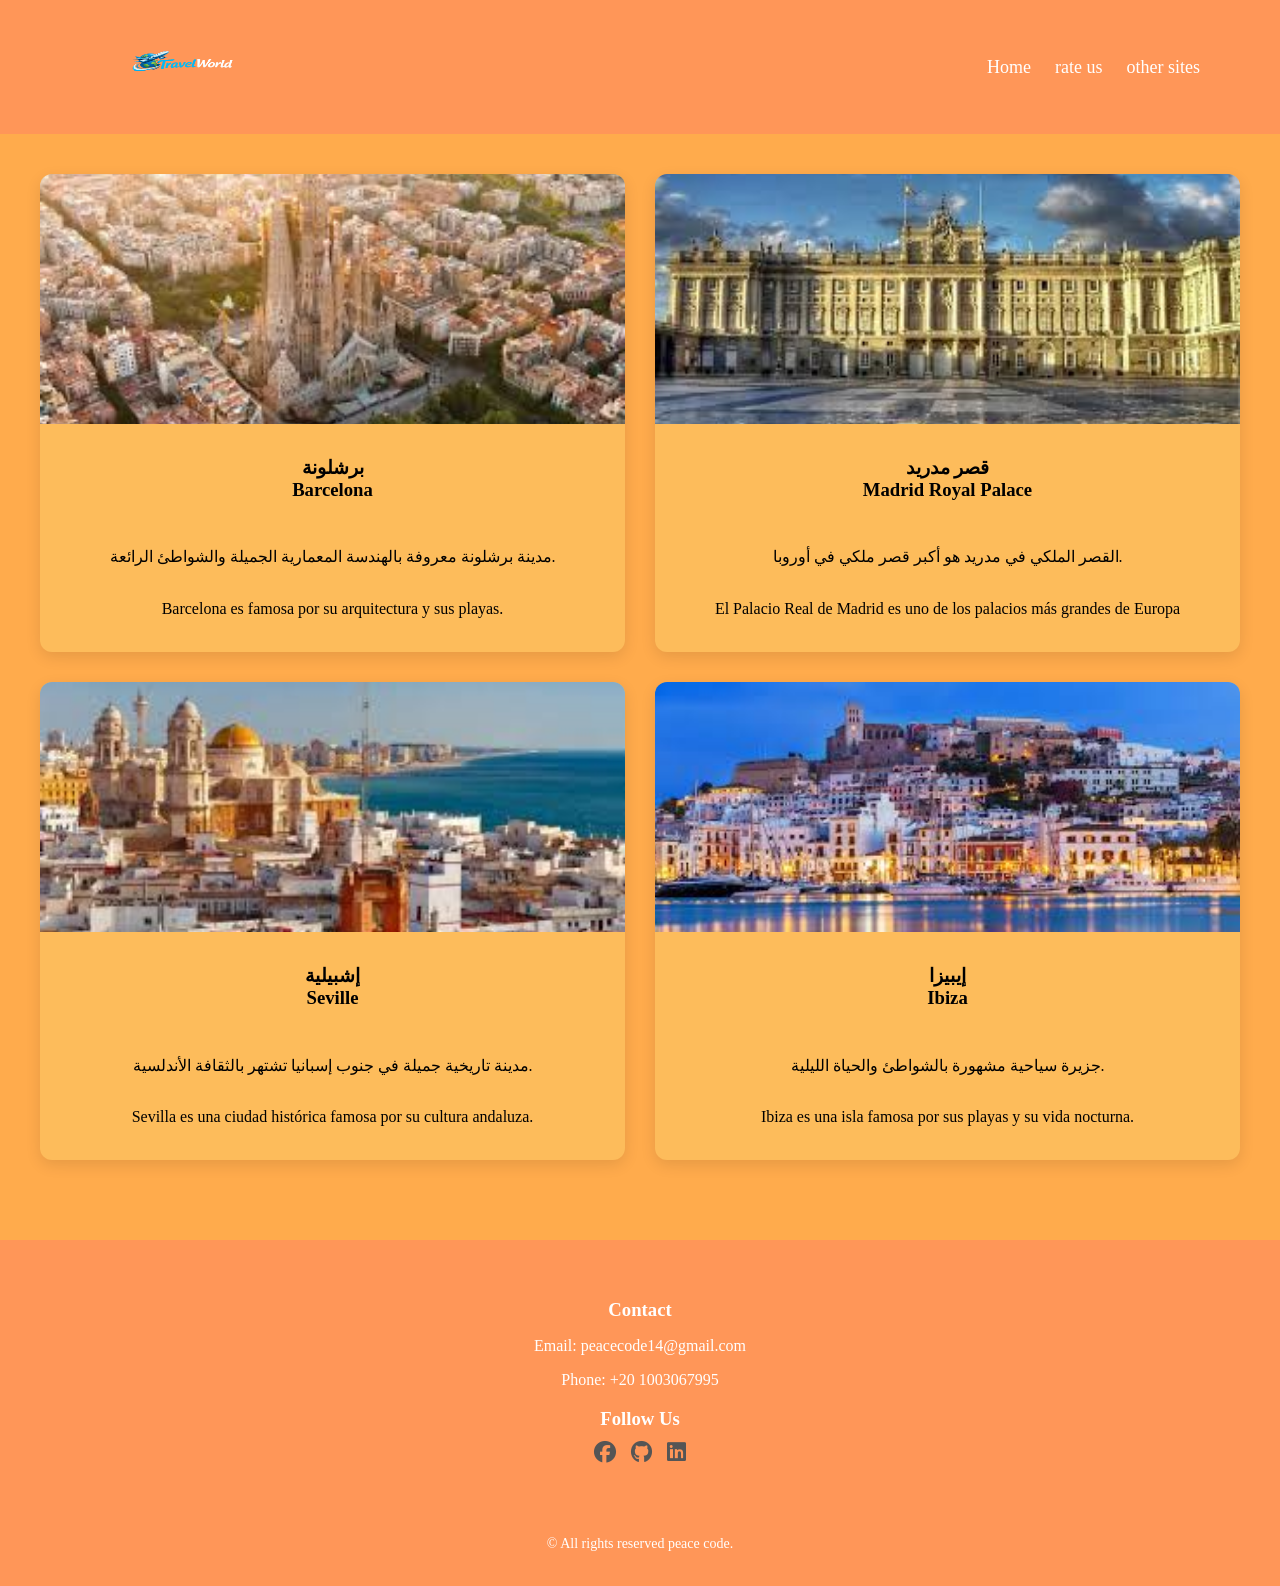
<file: index.html>
<!DOCTYPE html>
<html lang="ar">

<head>

<meta charset="UTF-8">
<meta name="viewport" content="width=device-width, initial-scale=1.0">

<title>Country Tourism</title>

<link rel="stylesheet" href="style1.css">
<link rel="stylesheet" href="https://cdnjs.cloudflare.com/ajax/libs/font-awesome/6.5.0/css/all.min.css">
</head>

<body>

  <nav class="navbar">
<div class="logo">
<img class="star" src="flight.png" alt="TravelWorld Logo">
</div>

<ul class="menu">
<div class="nav-links">

<a href="https://peacecode14-alt.github.io/travel-world/" class="back">Home</a>
<a href="rate-us.html" class="active">rate us</a>
<a href="other-sites.html" class="active">other sites</a>
</ul>
</div>

</nav>


<section class="places">

<div class="place">

<img src="barca.jpg">

<h3>
 برشلونة
<br>
Barcelona
</h3>

<p>

مدينة برشلونة معروفة بالهندسة المعمارية الجميلة والشواطئ الرائعة.

<br><br>

Barcelona es famosa por su arquitectura y sus playas.

</p>

</div>


<div class="place">

<img src="mdr.jpg">

<h3>
قصر مدريد
<br>
Madrid Royal Palace
</h3>

<p>
القصر الملكي في مدريد هو أكبر قصر ملكي في أوروبا.
<br><br>
El Palacio Real de Madrid es uno de los palacios más grandes de Europa
</p>

</div>


<div class="place">

<img src="sev.jpg">

<h3>
إشبيلية
<br>
Seville
</h3>

<p>
مدينة تاريخية جميلة في جنوب إسبانيا تشتهر بالثقافة الأندلسية.
<br><br>
Sevilla es una ciudad histórica famosa por su cultura andaluza.
</p>

</div>


<div class="place">

<img src="ibz.jpg">

<h3>
إيبيزا
<br>
Ibiza
</h3>

<p>
جزيرة سياحية مشهورة بالشواطئ والحياة الليلية.
<br><br>
Ibiza es una isla famosa por sus playas y su vida nocturna.
</p>

</div>

</section>
 <footer class="site-footer">







<div class="footer-content">

<div class="footer-section social">
<div class="footer-section">

<h3>Contact</h3>
<p>Email: peacecode14@gmail.com</p>
<p>Phone: +20 1003067995</p>

</div>
<h3>Follow Us</h3>
<div class="social-links">
         <a href="https://web.facebook.com/profile.php?id=61561774513017&locale=ar_AR" target="_blank">
          <i class="fa-brands fa-facebook"></i>
        </a>

        <a href="https://github.com/peacecode14-alt" target="_blank">
          <i class="fa-brands fa-github"></i>
        </a>
        <a
          href="https://www.linkedin.com/in/ahmed-emad-367192395/"
          target="_blank"
        >
          <i class="fa-brands fa-linkedin"></i>
        </a>
      </div>
</div>

</div>







<div class="footer-bottom">
<p>© All rights reserved peace code.</p>
</div>

</footer>
</body>
</html>
</file>
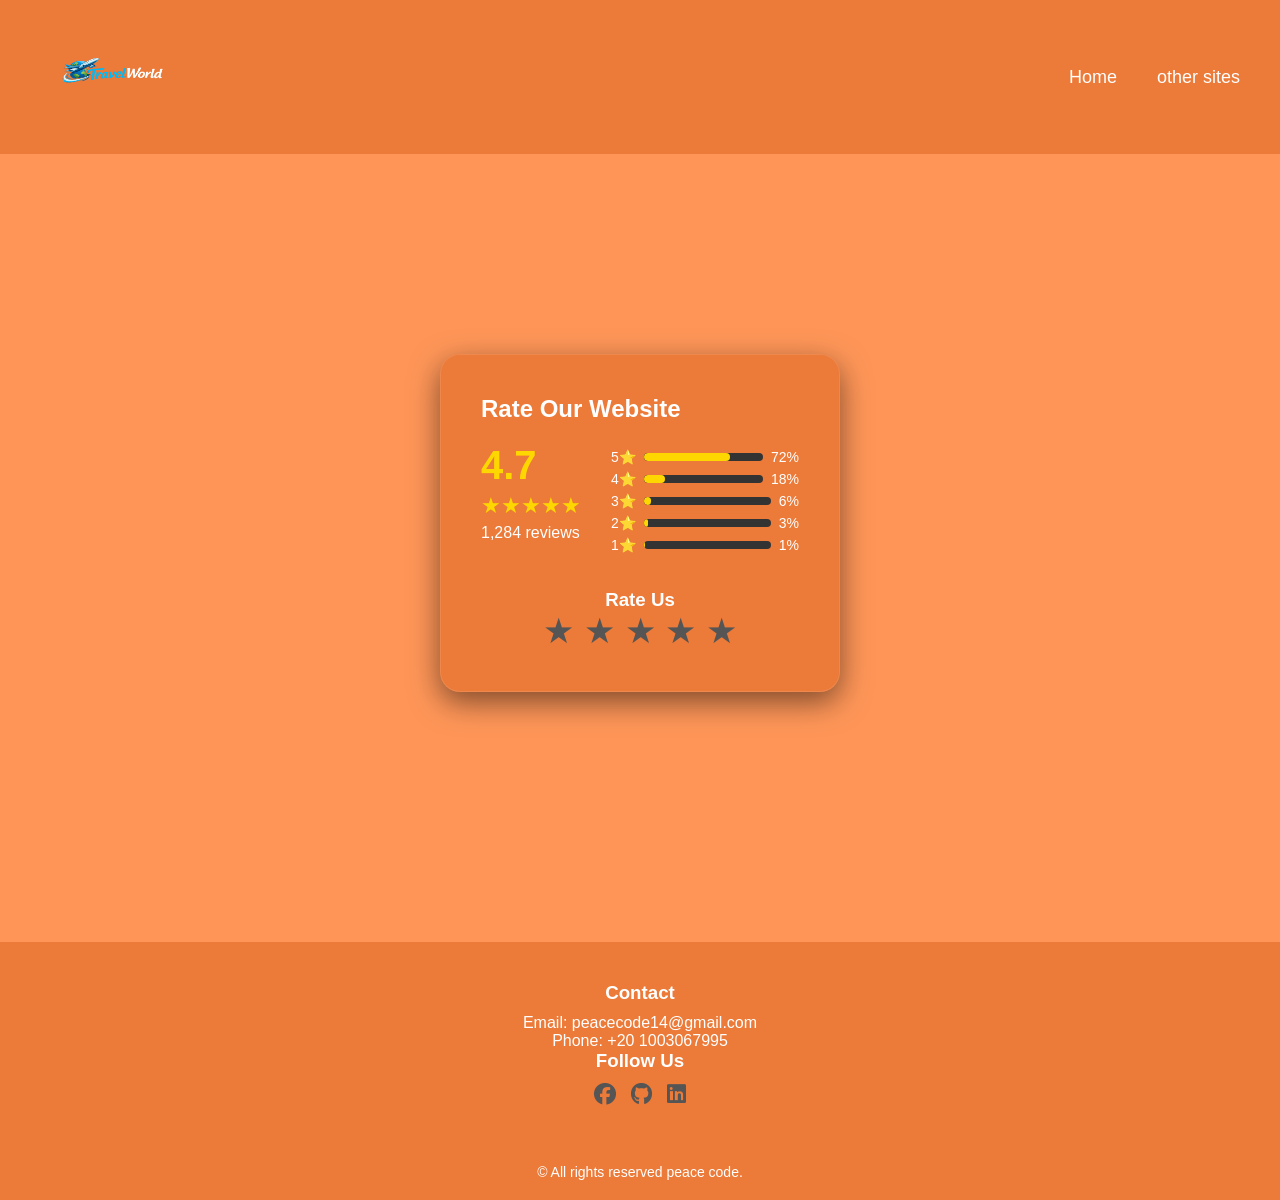
<file: rate-us.html>
<!DOCTYPE html>
<html lang="en">
<head>
    <meta charset="UTF-8">
    <meta name="viewport" content="width=device-width, initial-scale=1.0">
    <link rel="stylesheet" href="rate.css">
    <link rel="stylesheet" href="https://cdnjs.cloudflare.com/ajax/libs/font-awesome/6.5.0/css/all.min.css">
    <title>Document</title>
</head>
<body>
<header>

<nav class="navbar">

<div class="logo"><img src="flight.png" alt="flight"></div>

<ul class="menu">

<li><a href="https://peacecode14-alt.github.io/travel-world/">Home</a></li>
<li><a href="other-sites.html">other sites</a></li>


<li class="mega-parent">




</div>

</li>

</ul>







</div>

</div>

</nav>

</header>





    <section class="rate-section">
    <div class="glass">

<h2>Rate Our Website</h2>

<div class="rating-top">

<div class="average">
<h1>4.7</h1>
<div class="stars">★★★★★</div>
<p>1,284 reviews</p>
</div>

<div class="bars">

<div class="bar">
<span>5⭐</span>
<div class="progress">
<div class="fill fill5"></div>
</div>
<span>72%</span>
</div>

<div class="bar">
<span>4⭐</span>
<div class="progress">
<div class="fill fill4"></div>
</div>
<span>18%</span>
</div>

<div class="bar">
<span>3⭐</span>
<div class="progress">
<div class="fill fill3"></div>
</div>
<span>6%</span>
</div>

<div class="bar">
<span>2⭐</span>
<div class="progress">
<div class="fill fill2"></div>
</div>
<span>3%</span>
</div>

<div class="bar">
<span>1⭐</span>
<div class="progress">
<div class="fill fill1"></div>
</div>
<span>1%</span>
</div>

</div>

</div>


<div class="rate-box">

<h3>Rate Us</h3>

<div class="stars-input">

<input type="radio" id="star5" name="rate">
<label for="star5">★</label>

<input type="radio" id="star4" name="rate">
<label for="star4">★</label>

<input type="radio" id="star3" name="rate">
<label for="star3">★</label>

<input type="radio" id="star2" name="rate">
<label for="star2">★</label>

<input type="radio" id="star1" name="rate">
<label for="star1">★</label>

</div>

</div>

</div>
</section>
<footer class="site-footer">







<div class="footer-content">

<div class="footer-section social">
<div class="footer-section">

<h3>Contact</h3>
<p>Email: peacecode14@gmail.com</p>
<p>Phone: +20 1003067995</p>

</div>
<h3>Follow Us</h3>
<div class="social-links">
         <a href="https://web.facebook.com/profile.php?id=61561774513017&locale=ar_AR" target="_blank">
          <i class="fa-brands fa-facebook"></i>
        </a>

        <a href="https://github.com/peacecode14-alt" target="_blank">
          <i class="fa-brands fa-github"></i>
        </a>
        <a
          href="https://www.linkedin.com/in/ahmed-emad-367192395/"
          target="_blank"
        >
          <i class="fa-brands fa-linkedin"></i>
        </a>
      </div>
</div>

</div>







<div class="footer-bottom">
<p>© All rights reserved peace code.</p>
</div>

</footer>
</body>
</html>
</file>
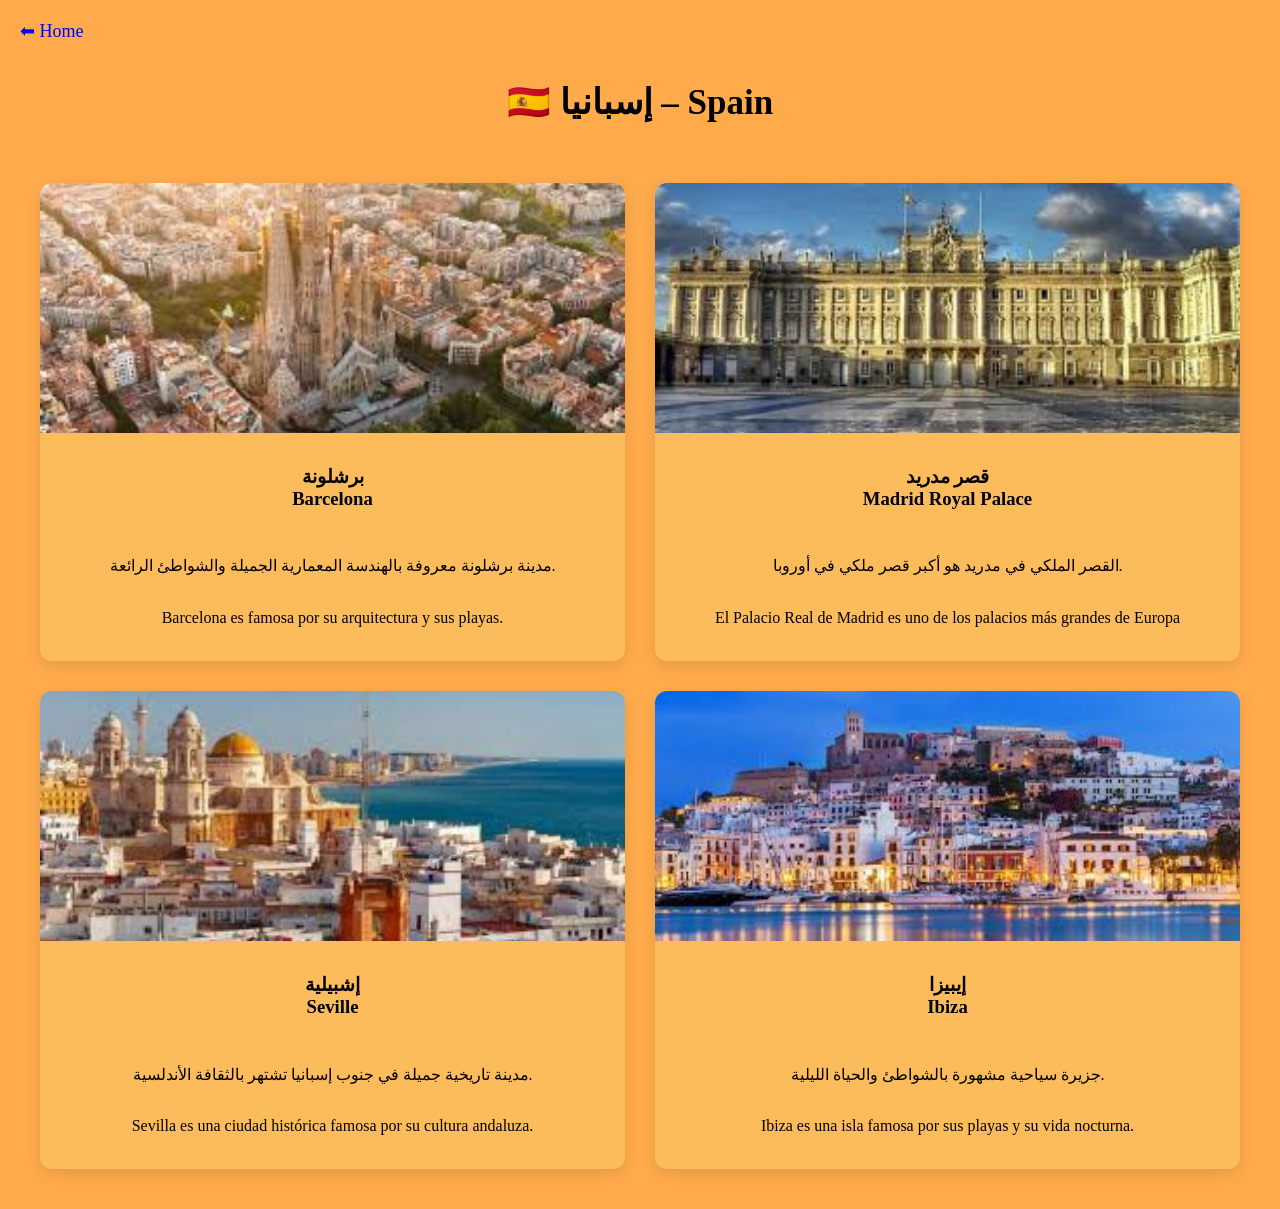
<file: spain.html>
<!DOCTYPE html>
<html lang="ar">

<head>

<meta charset="UTF-8">
<meta name="viewport" content="width=device-width, initial-scale=1.0">

<title>Country Tourism</title>

<link rel="stylesheet" href="style1.css">

</head>

<body>

<header>

<a href="https://peacecode14-alt.github.io/travel-world/" class="back">⬅ Home</a>

<h1 class="country-title">🇪🇸 إسبانيا – Spain</h1>

</header>


<section class="places">

<div class="place">

<img src="barca.jpg">

<h3>
 برشلونة
<br>
Barcelona
</h3>

<p>

مدينة برشلونة معروفة بالهندسة المعمارية الجميلة والشواطئ الرائعة.

<br><br>

Barcelona es famosa por su arquitectura y sus playas.

</p>

</div>


<div class="place">

<img src="mdr.jpg">

<h3>
قصر مدريد
<br>
Madrid Royal Palace
</h3>

<p>
القصر الملكي في مدريد هو أكبر قصر ملكي في أوروبا.
<br><br>
El Palacio Real de Madrid es uno de los palacios más grandes de Europa
</p>

</div>


<div class="place">

<img src="sev.jpg">

<h3>
إشبيلية
<br>
Seville
</h3>

<p>
مدينة تاريخية جميلة في جنوب إسبانيا تشتهر بالثقافة الأندلسية.
<br><br>
Sevilla es una ciudad histórica famosa por su cultura andaluza.
</p>

</div>


<div class="place">

<img src="ibz.jpg">

<h3>
إيبيزا
<br>
Ibiza
</h3>

<p>
جزيرة سياحية مشهورة بالشواطئ والحياة الليلية.
<br><br>
Ibiza es una isla famosa por sus playas y su vida nocturna.
</p>

</div>

</section>

</body>
</html>
</file>
<file: style1.css>
body {
    background: #ffab4c;
    margin: 0;
    padding: 0;
}

.navbar {
    padding: 60px;
    display: flex;
    justify-content: space-between;
    align-items: center;
    padding: 20px 60px;
    background: #ff9658;
    color: white;
    margin-top: 0px;
    z-index: 1000;
    max-height: 150px;
    margin-left: auto;
}

nav a {
    margin-right: 20px;
    text-decoration: none;
    color: white;
    font-size: 18px;
    transition: .3s;

}

nav a:hover {
    color: #38bdf8;
}

.logo img {
    height: 90px;
    width: 200px;
    margin-left: 30px;
    border: none;
    border-radius: 50px;
}


.starlogo img {
    width: 45px;
    margin-left: auto;
    height: 90px;
    height: 110px;
    border: none;
    border-radius: 50px;
    margin-right: 100px;

}







.country-title {

    text-align: center;
    margin: 20px;
    font-size: 35px;

}

.back {

    text-decoration: none;
    margin: 20px;
    display: inline-block;
    font-size: 18px;

}

.places {

    display: grid;
    grid-template-columns: repeat(2, 1fr);
    gap: 30px;
    padding: 40px;

}

.place {

    background: rgb(253, 188, 91);
    border-radius: 12px;
    overflow: hidden;
    box-shadow: 0 5px 15px rgba(0, 0, 0, 0.1);
    transition: .4s;

}

.place img {

    width: 100%;
    height: 250px;
    object-fit: cover;
    transition: .4s;

}

.place:hover img {

    transform: scale(1.1);

}

.place h3 {

    text-align: center;
    padding: 10px;

}

.place p {

    padding: 15px;
    line-height: 1.6;
    text-align: center;
}

.site-footer {
    background: #ff9658;
    backdrop-filter: blur(8px);
    color: white;
    padding: 40px 20px 20px 20px;
    margin-top: 40px;
}

.footer-content {
    display: flex;
    justify-content: center;
    flex-wrap: wrap;

}

.footer-section {
    min-width: 200px;
    text-align: center;
}

.footer-section h3 {
    margin-bottom: 10px;
}


.footer-section a:hover {
    color: #66c0f4;
}

.footer-bottom {
    text-align: center;
    border-top: 1px solid #ff9658;
    padding-top: 15px;
    margin-top: 20px;
    font-size: 14px;
}


.social-links {
    display: flex;
    justify-content: center;
    gap: 15px;
    margin-bottom: 20px;
}

.social-links a {
    font-size: 22px;
    color: #555;
    transition: 0.3s;
}

.social-links a:hover {
    color: #2196f3;
    transform: scale(1.2);
}

.copy {
    margin-top: 25px;
    opacity: 0.6;
    text-align: center;
}

@media(max-width:700px) {
    header {
        flex-direction: column;
        padding: 15px 30px;
    }
  

   

     nav {
        display: flex;
        justify-content: center;
        margin-top: 10px;
        flex-direction: column;
        text-align: center;
    }

    nav a {
        text-decoration: none;
        color: white;
        font-size: 18px;
       
         text-align: center;
   
    }
   
}
</file>
<file: rate.css>
* {
    margin: 0;
    padding: 0;
    box-sizing: border-box;
    font-family: Arial;
    scroll-behavior: smooth;
}

body {
    margin: 0;
    font-family: Arial;
    background: #ff9658;
    color: white;
}

.navbar {

    display: flex;
    justify-content: space-between;
    align-items: center;
    background: #ec7a38;
    padding: 20px;


}

nav a {
    margin-left: 20px;
    text-decoration: none;
    color: white;
    font-size: 18px;
    transition: .3s;
}

nav a:hover {
    color: #38bdf8;
}

.logo img {
    height: 110px;
    width: 200px;
    border: none;
    border-radius: 50px;
}

.menu {

    display: flex;
    gap: 20px;
    list-style: none;

}

.menu a {

    color: white;
    text-decoration: none;

}

.glass {
    backdrop-filter: blur(15px);
    background: #ec7a38;
    border: 1px solid rgba(255, 255, 255, 0.1);
    border-radius: 20px;
    padding: 40px;
    width: 400px;
    box-shadow: 0 10px 30px rgba(0, 0, 0, 0.5);
    margin-top: 200px;
    margin-left: auto;
    margin-right: auto;
}

.rating-top {
    display: flex;
    gap: 30px;
    margin-top: 20px;
}

.average h1 {
    font-size: 40px;
    color: gold;
}

.average .stars {
    color: gold;
    font-size: 22px;
    margin: 5px 0;
}

/* progress bars */

.bars {
    width: 200px;
}

.bar {
    display: flex;
    align-items: center;
    gap: 8px;
    font-size: 14px;
    margin: 6px 0;
}

.progress {
    flex: 1;
    height: 8px;
    background: #333;
    border-radius: 20px;
    overflow: hidden;
}

.fill {
    height: 100%;
    background: gold;
    border-radius: 20px;
}

/* percentages */

.fill5 {
    width: 72%
}

.fill4 {
    width: 18%
}

.fill3 {
    width: 6%
}

.fill2 {
    width: 3%
}

.fill1 {
    width: 1%
}

/* rating input */

.rate-box {
    text-align: center;
    margin-top: 30px;
}

.stars-input {
    direction: rtl;
    font-size: 35px;
}

.stars-input input {
    display: none;
}

.stars-input label {
    color: #555;
    cursor: pointer;
    transition: 0.3s;
}

/* hover animation */

.stars-input label:hover,
.stars-input label:hover~label {
    color: gold;
    transform: scale(1.3) rotate(-10deg);
}

/* checked */

.stars-input input:checked~label {
    color: gold;
}

.copy {
    margin-top: 25px;
    opacity: 0.6;
    text-align: center;
}

.site-footer {
    background: #ec7a38;
    backdrop-filter: blur(8px);
    color: white;
    padding: 40px 20px 20px 20px;
    margin-top: 250px;
}

.footer-content {
    display: flex;
    justify-content: center;
    flex-wrap: wrap;

}

.footer-section {
    min-width: 200px;
    text-align: center;
}

.footer-section h3 {
    margin-bottom: 10px;
}


.footer-section a:hover {
    color: #66c0f4;
}

.footer-bottom {
    text-align: center;
    border-top: 1px solid #ec7a38;
    padding-top: 15px;
    margin-top: 20px;
    font-size: 14px;
}


.social-links {
    display: flex;
    justify-content: center;
    gap: 15px;
    margin-bottom: 20px;
}

.social-links a {
    font-size: 22px;
    color: #555;
    transition: 0.3s;
}

.social-links a:hover {
    color: #2196f3;
    transform: scale(1.2);
}

@media(max-width:900px) {

    .games {

        grid-template-columns: repeat(2, 1fr);

    }

}

@media(max-width:500px) {

    .games {

        grid-template-columns: 1fr;

    }

    .navbar {

        flex-direction: column;

    }

    footer-content {
        flex-direction: column;
        align-items: center;
        text-align: center;
    }

}
</file>
